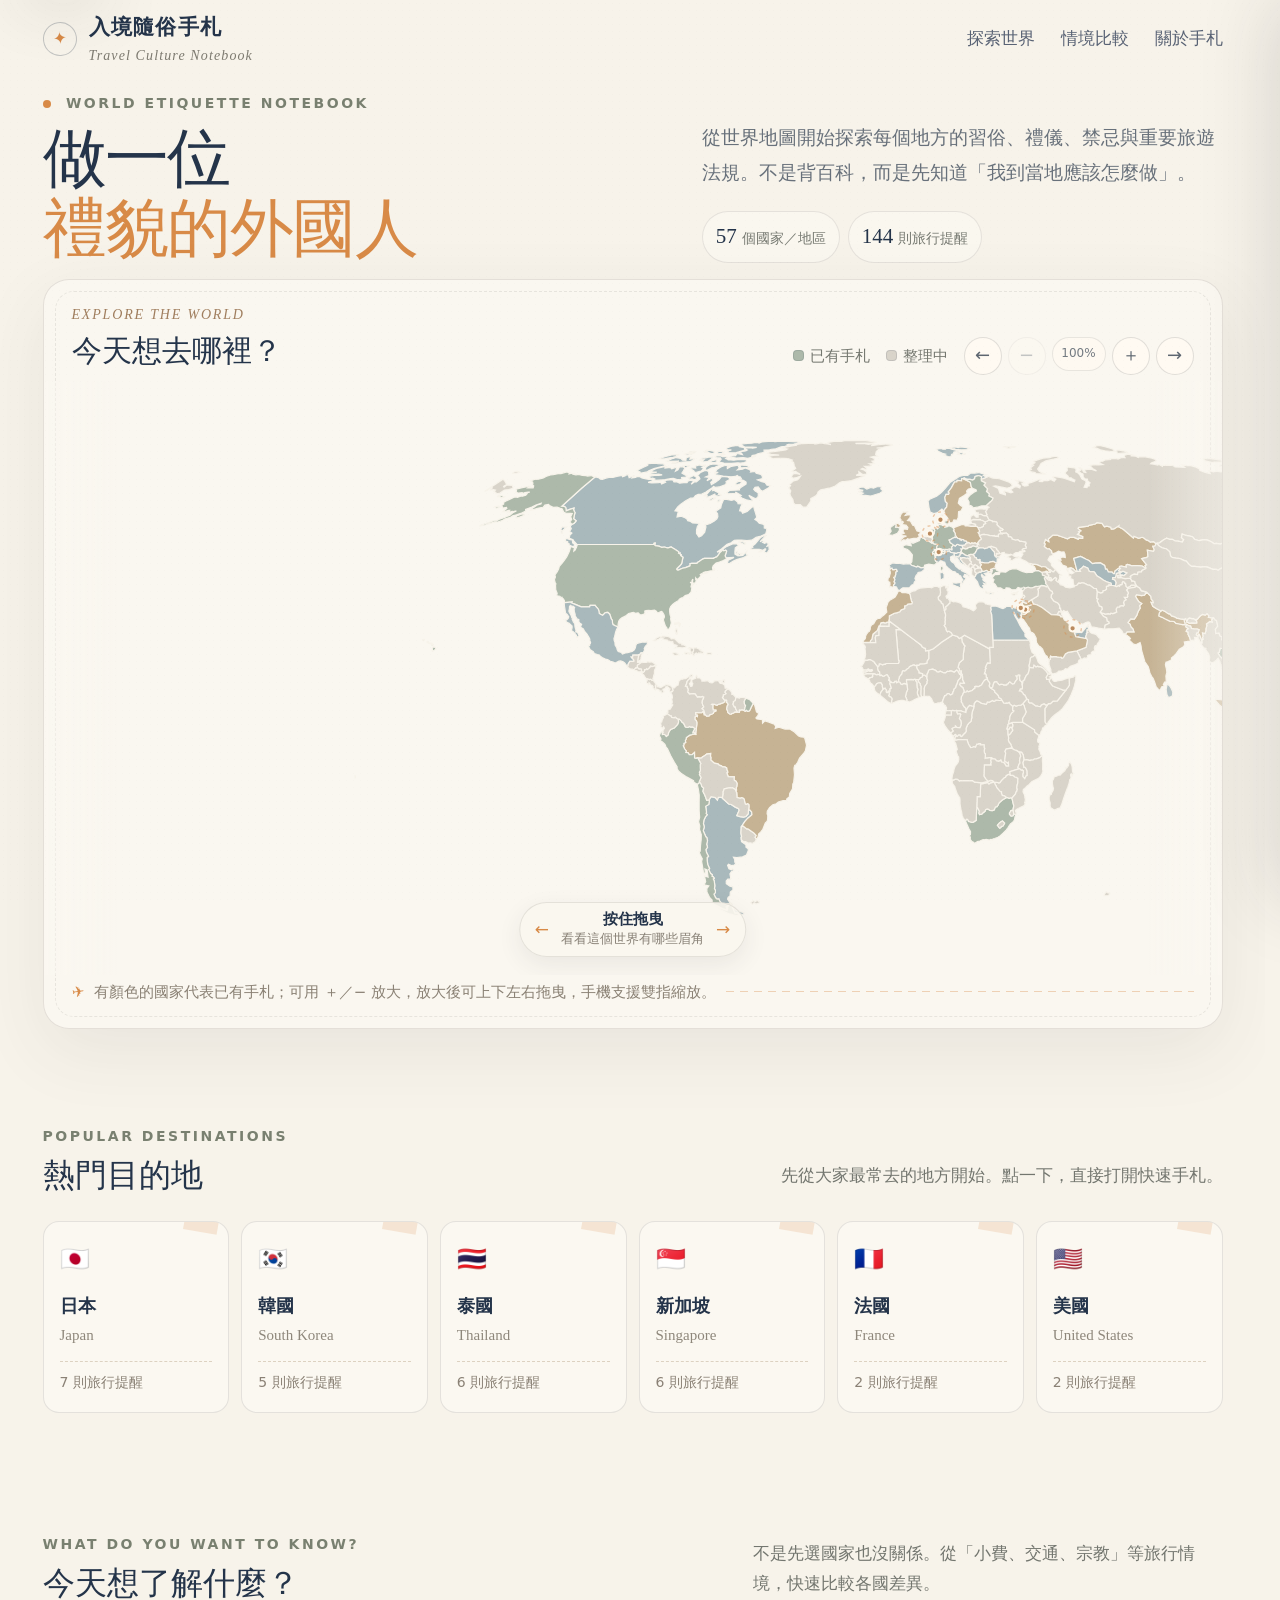
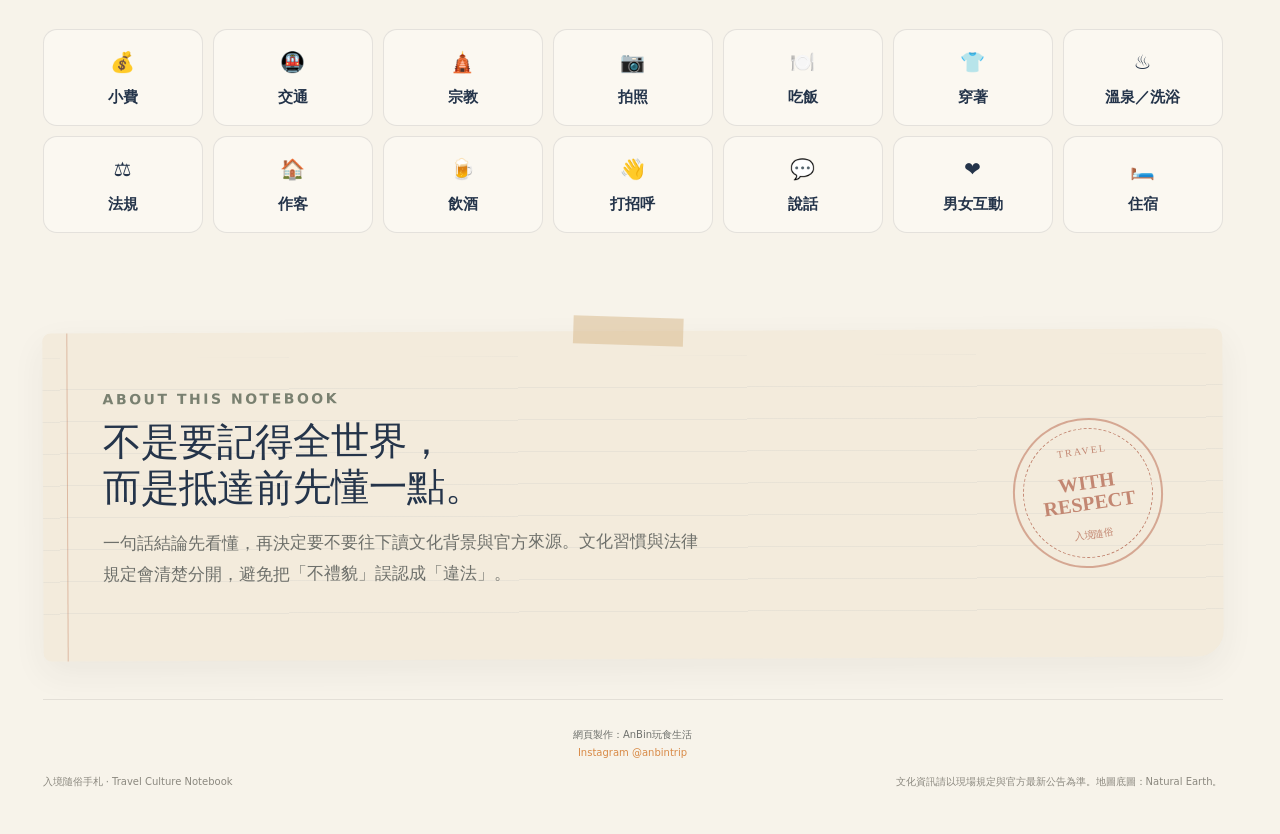
<file: index.html>
<!doctype html>
<html lang="zh-Hant">
<head>
  <meta charset="UTF-8" />
  <meta name="viewport" content="width=device-width, initial-scale=1.0" />
  <meta name="theme-color" content="#f7f3ea" />
  <meta name="color-scheme" content="light" />
  <meta name="robots" content="index,follow" />
  <meta name="application-name" content="入境隨俗手札" />
  <meta name="format-detection" content="telephone=no" />
  <title>入境隨俗手札｜世界旅行文化地圖</title>
  <meta name="description" content="從世界地圖快速探索各地習俗、禮儀、禁忌與重要旅遊法規，做一位禮貌的外國人。" />
  <meta property="og:type" content="website" />
  <meta property="og:locale" content="zh_TW" />
  <meta property="og:site_name" content="入境隨俗手札" />
  <meta property="og:title" content="入境隨俗手札｜世界旅行文化地圖" />
  <meta property="og:description" content="出國前 3 分鐘，搞懂當地習俗、禮儀、禁忌與重要旅遊法規。" />
  <meta property="og:image" content="./share-card.png" />
  <meta property="og:image:width" content="1200" />
  <meta property="og:image:height" content="630" />
  <meta name="twitter:card" content="summary_large_image" />
  <meta name="twitter:title" content="入境隨俗手札｜世界旅行文化地圖" />
  <meta name="twitter:description" content="出國前 3 分鐘，搞懂當地習俗、禮儀、禁忌與重要旅遊法規。" />
  <meta name="twitter:image" content="./share-card.png" />
  <link rel="icon" href="./favicon.svg" type="image/svg+xml" />
  <link rel="manifest" href="./manifest.webmanifest" />
  <link rel="stylesheet" href="./styles.css" />
</head>
<body>
  <a class="skip-link" href="#main-content">跳到主要內容</a>
  <div class="paper-grain" aria-hidden="true"></div>

  <header class="site-header shell">
    <a class="brand" href="#/" aria-label="入境隨俗手札首頁">
      <span class="brand-mark">✦</span>
      <span>
        <strong>入境隨俗手札</strong>
        <small>Travel Culture Notebook</small>
      </span>
    </a>
    <nav class="nav-links" aria-label="主要導覽">
      <a href="#explore">探索世界</a>
      <a href="#themes">情境比較</a>
      <a href="#about">關於手札</a>
    </nav>
  </header>

  <div id="main-content" class="skip-target" tabindex="-1"></div>
  <main id="home-view" tabindex="-1">
    <section class="hero shell" id="explore">
      <div class="hero-copy">
        <div class="hero-title-block">
          <p class="eyebrow"><span class="stamp-dot"></span> WORLD ETIQUETTE NOTEBOOK</p>
          <h1>做一位<br><em>禮貌的外國人</em></h1>
        </div>
        <div class="hero-side">
          <p class="hero-lede">從世界地圖開始探索每個地方的習俗、禮儀、禁忌與重要旅遊法規。不是背百科，而是先知道「我到當地應該怎麼做」。</p>
          <div class="hero-stats" aria-label="目前手札資料量">
            <span><strong id="stat-countries">—</strong> 個國家／地區</span>
            <span><strong id="stat-reminders">—</strong> 則旅行提醒</span>
          </div>
        </div>
      </div>

      <div class="map-card" id="map-card">
        <div class="map-toolbar">
          <div>
            <span class="map-kicker">EXPLORE THE WORLD</span>
            <strong>今天想去哪裡？</strong>
          </div>
          <div class="map-actions">
            <div class="legend" aria-label="地圖圖例">
              <span><i class="legend-swatch available"></i>已有手札</span>
              <span><i class="legend-swatch empty"></i>整理中</span>
            </div>
            <div class="map-nudges" aria-label="地圖移動與縮放">
              <button type="button" id="map-left" aria-label="向左查看世界地圖">←</button>
              <button type="button" id="map-zoom-out" aria-label="縮小世界地圖">−</button>
              <span class="map-zoom-label" id="map-zoom-label" aria-live="polite">100%</span>
              <button type="button" id="map-zoom-in" aria-label="放大世界地圖">＋</button>
              <button type="button" id="map-right" aria-label="向右查看世界地圖">→</button>
            </div>
          </div>
        </div>

        <div class="map-viewport" id="map-viewport" tabindex="0" aria-label="可拖曳與縮放的世界文化地圖" aria-describedby="map-instructions">
          <span id="map-instructions" class="sr-only">按住滑鼠或用手指拖曳地圖。放大後可上下左右移動；使用＋／−縮放，手機可用雙指張開放大、捏合縮小。鍵盤使用者可用方向鍵移動，按 Enter 開啟聚焦國家的快速手札。</span>
          <div class="map-track" id="map-track">
            <svg id="world-map" role="img" aria-label="世界地圖" viewBox="0 0 1200 610" preserveAspectRatio="xMidYMid meet">
              <defs>
                <filter id="country-shadow" x="-30%" y="-30%" width="160%" height="180%">
                  <feDropShadow dx="0" dy="6" stdDeviation="5" flood-color="#364052" flood-opacity="0.18"/>
                </filter>
              </defs>
              <g id="map-countries"></g>
              <g id="map-small-countries"></g>
            </svg>
          </div>

          <div class="map-loading" id="map-loading">
            <span class="spinner"></span>
            <p>正在攤開世界地圖⋯</p>
          </div>

          <div class="map-error" id="map-error" hidden>
            <strong>地圖暫時沒有載入</strong>
            <span>地圖資料載入失敗，請重新整理頁面。</span>
          </div>

          <div class="map-edge map-edge-left" aria-hidden="true"></div>
          <div class="map-edge map-edge-right" aria-hidden="true"></div>
          <div class="country-tooltip" id="country-tooltip" hidden></div>

          <div class="drag-hint" id="drag-hint">
            <span>←</span>
            <div>
              <strong>按住拖曳</strong>
              <small>看看這個世界有哪些眉角</small>
            </div>
            <span>→</span>
          </div>
        </div>

        <div class="map-footer-note">
          <span class="tiny-plane">✈</span>
          <span>有顏色的國家代表已有手札；可用 ＋／− 放大，放大後可上下左右拖曳，手機支援雙指縮放。</span>
          <span class="route-line" aria-hidden="true"></span>
        </div>
      </div>
    </section>

    <section class="section shell destinations-section">
      <div class="section-heading">
        <div>
          <p class="eyebrow">POPULAR DESTINATIONS</p>
          <h2>熱門目的地</h2>
        </div>
        <p>先從大家最常去的地方開始。點一下，直接打開快速手札。</p>
      </div>
      <div class="destination-strip" id="popular-destinations"></div>
    </section>

    <section class="section shell themes-section" id="themes">
      <div class="section-heading">
        <div>
          <p class="eyebrow">WHAT DO YOU WANT TO KNOW?</p>
          <h2>今天想了解什麼？</h2>
        </div>
        <p>不是先選國家也沒關係。從「小費、交通、宗教」等旅行情境，快速比較各國差異。</p>
      </div>
      <div class="theme-grid" id="theme-grid"></div>
      <div class="comparison-panel" id="comparison-panel" hidden></div>
    </section>

    <section class="section shell notebook-note" id="about">
      <div class="notebook-tape" aria-hidden="true"></div>
      <div class="notebook-copy">
        <p class="eyebrow">ABOUT THIS NOTEBOOK</p>
        <h2>不是要記得全世界，<br>而是抵達前先懂一點。</h2>
        <p>一句話結論先看懂，再決定要不要往下讀文化背景與官方來源。文化習慣與法律規定會清楚分開，避免把「不禮貌」誤認成「違法」。</p>
      </div>
      <div class="passport-stamp" aria-hidden="true">
        <span>TRAVEL</span>
        <strong>WITH<br>RESPECT</strong>
        <small>入境隨俗</small>
      </div>
    </section>
  </main>

  <section id="country-page" class="country-page" hidden aria-live="polite"></section>

  <aside class="drawer" id="country-drawer" role="dialog" aria-modal="true" aria-labelledby="drawer-title" aria-hidden="true">
    <button class="drawer-close" id="drawer-close" type="button" aria-label="關閉快速手札">×</button>
    <div id="drawer-content"></div>
  </aside>
  <button class="drawer-scrim" id="drawer-scrim" aria-label="關閉快速手札" hidden></button>

  <footer class="site-footer shell">
    <div class="site-footer-brand">
      <div>網頁製作：AnBin玩食生活</div>
      <div><a href="https://www.instagram.com/anbintrip/" target="_blank" rel="noopener noreferrer">Instagram @anbintrip</a></div>
    </div>
    <div class="site-footer-meta">
      <span>入境隨俗手札 · Travel Culture Notebook</span>
      <span>文化資訊請以現場規定與官方最新公告為準。地圖底圖：Natural Earth。</span>
    </div>
  </footer>

  <noscript><div class="noscript-note">這個網站需要啟用 JavaScript 才能使用互動世界地圖與國家手札。</div></noscript>

  <script src="./map-data.js"></script>
  <script src="./data.js"></script>
  <script src="./detail-data.js"></script>
  <script src="./app.js"></script>
</body>
</html>
</file>
<file: styles.css>
:root {
  --paper:#f7f3ea;
  --paper-2:#fbf8f1;
  --ink:#24344a;
  --muted:#6d746f;
  --orange:#d88a47;
  --orange-soft:#f0d3b3;
  --line:#dcd4c5;
  --map-empty:#d9d4ca;
  --map-blue:#a9b9bc;
  --map-green:#adb9aa;
  --map-sand:#c6b394;
  --green:#5f8d71;
  --yellow:#c79838;
  --red:#b35f56;
  --law:#73689b;
  --shadow:0 20px 60px rgba(45,48,50,.10);
}
*{box-sizing:border-box}
[hidden]{display:none!important}
html{scroll-behavior:smooth}
body{margin:0;background:var(--paper);color:var(--ink);font-family:"Noto Sans TC","PingFang TC","Microsoft JhengHei",system-ui,sans-serif;line-height:1.6;overflow-x:hidden}
button,a{font:inherit}.shell{width:min(1180px,calc(100% - 40px));margin-inline:auto}.paper-grain{position:fixed;inset:0;pointer-events:none;opacity:.25;z-index:999;background-image:radial-gradient(rgba(36,52,74,.05) .55px,transparent .55px);background-size:7px 7px;mix-blend-mode:multiply}
.site-header{height:78px;display:flex;align-items:center;justify-content:space-between;position:relative;z-index:20}.brand{display:flex;gap:12px;align-items:center;color:inherit;text-decoration:none}.brand-mark{width:34px;height:34px;border:1px solid rgba(36,52,74,.25);border-radius:50%;display:grid;place-items:center;color:var(--orange);transform:rotate(-8deg)}.brand strong{display:block;font-size:17px;letter-spacing:.06em}.brand small{display:block;font-family:Georgia,serif;font-style:italic;color:#7d7a70;font-size:11px;letter-spacing:.08em}.nav-links{display:flex;gap:26px}.nav-links a{color:#586274;text-decoration:none;font-size:13px}.nav-links a:hover{color:var(--orange)}
.hero{padding:24px 0 28px}.hero-copy{display:grid;grid-template-columns:1.05fr 1fr;gap:60px;align-items:end;margin-bottom:22px}.eyebrow{font-size:11px;font-weight:800;letter-spacing:.18em;color:#798070;margin:0 0 10px}.stamp-dot{display:inline-block;width:8px;height:8px;border-radius:50%;background:var(--orange);margin-right:8px}.hero h1{font-family:Georgia,"Noto Serif TC",serif;font-weight:500;font-size:clamp(38px,5vw,68px);line-height:1.08;letter-spacing:-.025em;margin:0}.hero h1 em{color:var(--orange);font-style:normal}.hero-lede{margin:0 0 5px;color:#68717b;font-size:15px;max-width:560px}.map-card{background:rgba(251,248,241,.78);border:1px solid rgba(93,91,82,.15);border-radius:26px;box-shadow:0 22px 70px rgba(62,63,62,.08);overflow:hidden;position:relative}.map-card:before{content:"";position:absolute;inset:11px;border:1px dashed rgba(88,84,76,.11);border-radius:19px;pointer-events:none}.map-toolbar{padding:24px 28px 6px;display:flex;justify-content:space-between;align-items:flex-end;position:relative;z-index:3}.map-toolbar strong{display:block;font-family:Georgia,"Noto Serif TC",serif;font-size:22px;font-weight:500}.map-kicker{font-family:Georgia,serif;font-style:italic;color:#a07e5e;font-size:10px;letter-spacing:.13em}.legend{display:flex;gap:16px;font-size:11px;color:#74776f}.legend span{display:flex;align-items:center;gap:6px}.legend-swatch{width:11px;height:11px;border-radius:4px;display:inline-block;border:1px solid rgba(36,52,74,.12)}.legend-swatch.available{background:var(--map-green)}.legend-swatch.empty{background:var(--map-empty)}
.map-viewport{height:clamp(470px,62vh,660px);overflow:hidden;position:relative;cursor:grab;touch-action:pan-y;user-select:none;outline:none}.map-viewport.is-dragging{cursor:grabbing}.map-track{position:absolute;width:148%;height:100%;left:0;top:0;will-change:transform;transform:translate3d(0,0,0)}#world-map{width:100%;height:100%;overflow:visible}.country-path{fill:var(--map-empty);stroke:#f7f3ea;stroke-width:1.2;vector-effect:non-scaling-stroke;transform-box:fill-box;transform-origin:center;transition:transform 210ms cubic-bezier(.2,.8,.2,1),filter 210ms ease,fill 210ms ease;cursor:pointer}.country-path.has-data.tone-0{fill:var(--map-blue)}.country-path.has-data.tone-1{fill:var(--map-green)}.country-path.has-data.tone-2{fill:var(--map-sand)}.country-path:hover,.country-path.is-hovered{transform:translateY(-6px) scale(1.045);filter:url(#country-shadow);fill:#cf9664}.small-country-dot{fill:#ba8a5f;stroke:#fff8ec;stroke-width:2;pointer-events:none}.small-country-hit{fill:transparent;stroke:transparent;cursor:pointer}.small-country-ring{fill:none;stroke:rgba(216,138,71,.45);stroke-width:1.4;stroke-dasharray:3 4;pointer-events:none}
.map-loading,.map-error{position:absolute;inset:0;display:grid;place-content:center;text-align:center;gap:10px;color:#8a8274;background:linear-gradient(180deg,rgba(251,248,241,.3),rgba(251,248,241,.75));z-index:2}.map-error strong{color:var(--ink)}.map-error span{font-size:12px}.spinner{width:26px;height:26px;border-radius:50%;border:2px solid rgba(216,138,71,.18);border-top-color:var(--orange);animation:spin 1s linear infinite;margin:auto}@keyframes spin{to{transform:rotate(360deg)}}.country-tooltip{position:absolute;z-index:8;min-width:210px;background:#fffaf1;border:1px solid rgba(59,63,67,.14);border-radius:15px;padding:14px 16px;box-shadow:0 14px 36px rgba(40,44,49,.15);pointer-events:none;transform:translate(12px,12px)}.tooltip-title{display:flex;align-items:center;gap:8px;margin-bottom:7px}.tooltip-title .flag{font-size:22px}.tooltip-title strong{display:block;font-size:14px}.tooltip-title small{display:block;color:#8a8174;font-family:Georgia,serif;font-size:11px}.tooltip-count{font-size:12px;color:#626a74;margin-bottom:7px}.level-row{display:flex;gap:9px;font-size:11px}.tooltip-cta{display:block;margin-top:8px;padding-top:8px;border-top:1px dashed #ddd3c3;color:var(--orange);font-size:11px;font-weight:700}.tooltip-empty{color:#948f86;font-size:12px}.drag-hint{position:absolute;left:50%;bottom:18px;transform:translateX(-50%);display:flex;align-items:center;gap:12px;background:rgba(250,247,239,.9);border:1px solid rgba(67,65,61,.12);border-radius:999px;padding:8px 15px;box-shadow:0 8px 24px rgba(55,56,58,.08);z-index:5;transition:opacity .45s ease,transform .45s ease}.drag-hint.is-hidden{opacity:0;transform:translate(-50%,8px);pointer-events:none}.drag-hint>span{color:var(--orange)}.drag-hint div{line-height:1.15;text-align:center}.drag-hint strong{font-size:11px;display:block}.drag-hint small{font-size:9px;color:#888176}.map-footer-note{padding:5px 28px 24px;display:flex;align-items:center;gap:10px;color:#8a8174;font-size:11px}.tiny-plane{color:var(--orange);transform:rotate(-8deg)}.route-line{height:1px;flex:1;background:repeating-linear-gradient(90deg,rgba(216,138,71,.35) 0 8px,transparent 8px 14px)}
.section{padding:68px 0}.section-heading{display:flex;justify-content:space-between;align-items:end;gap:40px;margin-bottom:26px}.section-heading h2,.notebook-copy h2{font-family:Georgia,"Noto Serif TC",serif;font-weight:500;font-size:clamp(28px,3vw,42px);line-height:1.18;margin:0}.section-heading>p{max-width:470px;color:#73766f;font-size:13px;margin:0 0 4px}.destination-strip{display:grid;grid-template-columns:repeat(6,1fr);gap:12px}.destination-card{background:#fbf8f1;border:1px solid rgba(60,63,66,.12);border-radius:16px;padding:18px 16px;text-align:left;cursor:pointer;color:inherit;transition:transform .18s ease,box-shadow .18s ease,border-color .18s ease;position:relative;overflow:hidden}.destination-card:hover{transform:translateY(-4px) rotate(-.4deg);box-shadow:0 12px 28px rgba(43,48,52,.09);border-color:rgba(216,138,71,.45)}.destination-card .flag{font-size:24px;display:block;margin-bottom:14px}.destination-card strong{display:block;font-size:14px}.destination-card small{color:#8e877b;font-family:Georgia,serif}.destination-card .count{margin-top:13px;padding-top:9px;border-top:1px dashed #ddd2c1;font-size:10px;color:#8a8175}.destination-card:after{content:"";width:34px;height:14px;position:absolute;right:10px;top:-4px;background:rgba(216,138,71,.18);transform:rotate(10deg)}
.themes-section{padding-top:52px}.theme-grid{display:grid;grid-template-columns:repeat(7,1fr);gap:10px}.theme-chip{border:1px solid rgba(56,61,65,.12);background:#fbf8f1;border-radius:14px;padding:16px 10px;cursor:pointer;color:var(--ink);display:grid;gap:7px;place-items:center;transition:.18s ease}.theme-chip:hover,.theme-chip.is-active{border-color:rgba(216,138,71,.5);background:#fffaf1;transform:translateY(-2px)}.theme-chip span{font-size:20px}.theme-chip strong{font-size:11px}.comparison-panel{margin-top:18px;background:#fdf9f0;border:1px solid rgba(63,64,63,.12);border-radius:18px;padding:22px}.comparison-head{display:flex;justify-content:space-between;align-items:center;margin-bottom:14px}.comparison-head h3{margin:0;font-family:Georgia,"Noto Serif TC",serif;font-weight:500}.comparison-list{display:grid;grid-template-columns:repeat(3,1fr);gap:10px}.comparison-item{padding:14px;background:#fffdf8;border-radius:12px;border-left:3px solid var(--orange)}.comparison-item strong{font-size:12px;display:block;margin-bottom:5px}.comparison-item p{font-size:11px;color:#6d706b;margin:0}
.notebook-note{margin-top:30px;margin-bottom:40px;padding:55px 60px;background:#f3ebdc;border-radius:8px 8px 26px 8px;position:relative;display:flex;justify-content:space-between;align-items:center;gap:40px;box-shadow:0 12px 34px rgba(49,48,43,.06);transform:rotate(-.25deg)}.notebook-note:before{content:"";position:absolute;left:24px;top:0;bottom:0;width:1px;background:#ddb9a2}.notebook-note:after{content:"";position:absolute;left:0;right:0;top:25px;bottom:25px;background:repeating-linear-gradient(180deg,transparent 0 31px,rgba(105,123,144,.08) 31px 32px);pointer-events:none}.notebook-copy{position:relative;z-index:2;max-width:680px}.notebook-copy p:last-child{color:#6e706b;font-size:13px;max-width:600px}.notebook-tape{position:absolute;top:-14px;left:45%;width:110px;height:28px;background:rgba(215,184,137,.5);transform:rotate(2deg);z-index:3}.passport-stamp{position:relative;z-index:2;width:150px;height:150px;border:2px solid rgba(183,101,75,.5);border-radius:50%;display:grid;place-items:center;text-align:center;color:rgba(169,81,57,.65);transform:rotate(-8deg);font-family:Georgia,serif}.passport-stamp:before{content:"";position:absolute;inset:8px;border:1px dashed currentColor;border-radius:50%}.passport-stamp span{font-size:10px;letter-spacing:.2em;margin-top:16px}.passport-stamp strong{font-size:20px;line-height:1.05}.passport-stamp small{font-size:10px;margin-bottom:16px}.site-footer{padding:26px 0 44px;border-top:1px solid rgba(63,65,64,.11);display:flex;flex-direction:column;align-items:center;gap:12px;text-align:center;color:#8b887f;font-size:10px}.site-footer-brand{line-height:1.8;color:#6f716d}.site-footer-brand a{color:var(--orange);text-decoration:none}.site-footer-brand a:hover{text-decoration:underline}.site-footer-meta{display:flex;justify-content:space-between;gap:24px;width:100%}
.drawer{position:fixed;z-index:60;right:0;top:0;width:min(440px,92vw);height:100dvh;background:#fbf7ee;border-left:1px solid rgba(61,61,57,.14);box-shadow:-24px 0 70px rgba(40,43,46,.15);transform:translateX(104%);transition:transform .38s cubic-bezier(.2,.8,.2,1);overflow:auto}.drawer.is-open{transform:none}.drawer-close{position:absolute;right:20px;top:18px;width:34px;height:34px;border-radius:50%;border:1px solid rgba(45,49,53,.14);background:transparent;color:var(--ink);font-size:24px;line-height:1;cursor:pointer;z-index:2}.drawer-scrim{position:fixed;z-index:50;inset:0;border:0;background:rgba(35,45,56,.18);backdrop-filter:blur(2px)}.drawer-inner{padding:54px 30px 34px}.drawer-stamp{font-family:Georgia,serif;font-style:italic;font-size:10px;letter-spacing:.15em;color:#ae7652;margin-bottom:18px}.drawer-country{display:flex;gap:14px;align-items:center;padding-bottom:20px;border-bottom:1px dashed #d8cebd}.drawer-country .flag{font-size:38px}.drawer-country h2{margin:0;font-family:Georgia,"Noto Serif TC",serif;font-size:28px;font-weight:500}.drawer-country small{color:#92897c;font-family:Georgia,serif}.drawer-intro{margin:22px 0 13px}.drawer-intro strong{font-family:Georgia,"Noto Serif TC",serif;font-weight:500;font-size:18px}.quick-list{display:grid;gap:8px}.quick-item{display:grid;grid-template-columns:32px 1fr;gap:10px;padding:12px;background:#fffaf2;border:1px solid rgba(58,61,63,.09);border-radius:12px}.quick-item.is-law{background:#f7f3fb;border-color:rgba(115,104,155,.18)}.quick-icon{font-size:18px}.quick-item small{display:block;color:#8d8578;font-size:9px;margin-bottom:2px}.quick-item p{font-size:11px;margin:0;color:#4f5966}.drawer-empty{padding:18px;border:1px dashed #d8cebd;border-radius:12px;color:#7c7d76;font-size:12px}.drawer-actions{display:grid;gap:9px;margin-top:18px}.primary-btn,.secondary-btn{border-radius:11px;padding:12px 15px;cursor:pointer;font-size:12px}.primary-btn{background:var(--ink);color:white;border:1px solid var(--ink)}.secondary-btn{background:transparent;color:var(--ink);border:1px solid rgba(36,52,74,.22)}
.country-page{min-height:calc(100vh - 78px);padding:36px 0 80px}.country-page-inner{width:min(940px,calc(100% - 40px));margin:auto}.back-link{border:0;background:none;color:#6d7681;padding:0;cursor:pointer;font-size:12px}.country-cover{margin-top:28px;padding:36px 38px;background:#fbf8f1;border:1px solid rgba(65,65,61,.13);border-radius:24px;display:flex;justify-content:space-between;align-items:end;gap:30px;box-shadow:var(--shadow);position:relative;overflow:hidden}.country-cover:after{content:"";position:absolute;width:180px;height:70px;background:rgba(216,138,71,.14);right:-35px;top:-20px;transform:rotate(11deg)}.country-cover .flag{font-size:54px}.country-cover h1{font-family:Georgia,"Noto Serif TC",serif;font-size:42px;font-weight:500;line-height:1;margin:12px 0 5px}.country-cover .english{font-family:Georgia,serif;color:#948b7e}.country-cover .count-badge{font-size:11px;color:#746e65}.country-main{display:grid;grid-template-columns:230px 1fr;gap:28px;margin-top:28px}.country-sidebar{position:sticky;top:24px;align-self:start}.country-sidebar h3{font-size:12px;margin-top:0}.category-nav{display:grid;gap:6px}.category-nav button{text-align:left;border:0;background:transparent;padding:7px 9px;border-radius:7px;font-size:11px;color:#626b76;cursor:pointer}.category-nav button:hover{background:#ece4d7}.country-content h2{font-family:Georgia,"Noto Serif TC",serif;font-weight:500;font-size:24px}.reminder-stack{display:grid;gap:12px}.reminder-card{background:#fbf8f1;border:1px solid rgba(55,59,62,.11);border-radius:15px;padding:17px 18px;border-left-width:4px}.reminder-card.level-green{border-left-color:var(--green)}.reminder-card.level-yellow{border-left-color:var(--yellow)}.reminder-card.level-red{border-left-color:var(--red)}.reminder-card.level-law{border-left-color:var(--law);background:#f8f5fb}.reminder-top{display:flex;justify-content:space-between;gap:15px;font-size:10px;color:#858178}.reminder-card h3{font-size:14px;line-height:1.5;margin:8px 0 7px}.reminder-advice{font-size:11px;color:#68707b;margin:0;padding-top:8px;border-top:1px dashed #ddd3c3}.country-placeholder{padding:28px;border:1px dashed #cec4b3;border-radius:14px;color:#777970;background:#fbf8f1}.country-placeholder strong{display:block;color:var(--ink);margin-bottom:5px}
@media(max-width:900px){.nav-links{display:none}.hero-copy{grid-template-columns:1fr;gap:16px}.hero h1 br{display:none}.map-toolbar{align-items:flex-start}.legend{display:none}.map-track{width:185%}.destination-strip{grid-template-columns:repeat(3,1fr)}.theme-grid{grid-template-columns:repeat(4,1fr)}.notebook-note{padding:42px 34px}.passport-stamp{width:120px;height:120px}.country-main{grid-template-columns:1fr}.country-sidebar{position:static}.category-nav{display:flex;overflow:auto}.comparison-list{grid-template-columns:1fr 1fr}}
@media(max-width:600px){.shell{width:min(100% - 24px,1180px)}.site-header{height:66px}.brand small{display:none}.hero{padding-top:10px}.hero-copy{margin-bottom:16px}.hero h1{font-size:39px}.hero-lede{font-size:13px}.map-card{border-radius:18px}.map-toolbar{padding:18px 18px 0}.map-viewport{height:450px}.map-track{width:245%;left:-10%}.map-footer-note{padding:0 18px 18px}.drag-hint{bottom:12px;padding:7px 12px}.country-tooltip{min-width:188px;max-width:220px}.section{padding:48px 0}.section-heading{display:block}.section-heading>p{margin-top:10px}.destination-strip{grid-template-columns:repeat(2,1fr)}.theme-grid{grid-template-columns:repeat(3,1fr)}.comparison-list{grid-template-columns:1fr}.notebook-note{display:block;margin-inline:12px;padding:42px 28px}.passport-stamp{margin:28px 0 0 auto}.site-footer{display:flex;line-height:1.9}.site-footer-meta{display:block;width:100%}.country-page-inner{width:calc(100% - 24px)}.country-cover{padding:26px 22px;display:block}.country-cover .count-badge{margin-top:18px;display:block}.country-content h2{font-size:21px}}

/* V2 content layer */
.snapshot-pill{display:inline-flex;align-items:center;width:max-content;margin-top:8px;padding:4px 9px;border:1px solid rgba(132,127,118,.18);border-radius:999px;background:#eee9df;color:#8a847a;font-size:9px;font-weight:700;letter-spacing:.03em}.snapshot-pill.is-ready{background:#edf3ea;border-color:rgba(95,141,113,.24);color:#587863}.drawer-intro{display:flex;align-items:center;justify-content:space-between;gap:12px}.drawer-intro .snapshot-pill{margin-top:0;flex:0 0 auto}.country-cover-meta{display:grid;justify-items:end;gap:4px;position:relative;z-index:2}.content-order-note{margin:-6px 0 18px;color:#7b7c77;font-size:11px}.sidebar-note{margin:15px 8px 0;padding-top:12px;border-top:1px dashed #d9d0c2;color:#89847b;font-size:10px;line-height:1.7}.reminder-card.is-law-card{box-shadow:inset 0 0 0 1px rgba(115,104,155,.06)}.reminder-detail{margin-top:12px;border-top:1px dashed #d8cfbf;padding-top:10px}.reminder-detail summary{cursor:pointer;color:#6f6a81;font-size:10px;font-weight:700;list-style:none}.reminder-detail summary::-webkit-details-marker{display:none}.reminder-detail summary:before{content:"＋";display:inline-block;width:18px;color:var(--orange)}.reminder-detail[open] summary:before{content:"−"}.reminder-detail p{margin:10px 0 0;color:#626a72;font-size:11px;line-height:1.8}.source-row{display:flex;justify-content:space-between;gap:16px;align-items:flex-end;margin-top:12px;padding-top:10px;border-top:1px solid rgba(74,72,68,.08);font-size:9px}.source-row a{color:#6d628d;text-decoration:none;max-width:76%}.source-row a:hover{text-decoration:underline}.source-row span{color:#9a9388;white-space:nowrap}.comparison-button{width:100%;text-align:left;cursor:pointer;color:inherit;font:inherit}.comparison-button:hover{transform:translateY(-2px);box-shadow:0 9px 22px rgba(45,48,50,.07)}

@media(max-width:600px){.drawer-intro{display:block}.drawer-intro .snapshot-pill{margin-top:8px}.country-cover-meta{justify-items:start;margin-top:18px}.source-row{display:grid;gap:5px}.source-row a{max-width:none}}

/* V4 product polish */
.hero{padding-top:14px}.hero-copy{margin-bottom:16px;grid-template-columns:1.08fr .92fr;gap:48px}.hero-side{display:grid;gap:16px;align-self:end}.hero-stats{display:flex;flex-wrap:wrap;gap:8px}.hero-stats span{display:inline-flex;align-items:baseline;gap:5px;padding:7px 11px;border:1px solid rgba(80,79,73,.12);border-radius:999px;background:rgba(251,248,241,.72);color:#777a72;font-size:10px}.hero-stats strong{font-family:Georgia,serif;color:var(--ink);font-size:15px;font-weight:500}.map-card{min-height:0}.map-toolbar{padding-top:20px}.map-actions{display:flex;align-items:center;gap:16px}.map-nudges{display:flex;gap:6px}.map-nudges button{width:34px;height:34px;border-radius:50%;border:1px solid rgba(45,51,58,.14);background:#fffaf2;color:#5d6670;cursor:pointer;display:grid;place-items:center;transition:transform .18s ease,background .18s ease,border-color .18s ease}.map-nudges button:hover{transform:translateY(-1px);background:#fff7ea;border-color:rgba(216,138,71,.36);color:var(--orange)}.map-nudges button:active{transform:translateY(0)}.map-viewport{height:clamp(520px,66vh,710px)}.map-edge{position:absolute;top:0;bottom:0;width:74px;z-index:4;pointer-events:none;opacity:.62}.map-edge-left{left:0;background:linear-gradient(90deg,rgba(251,248,241,.86),rgba(251,248,241,0))}.map-edge-right{right:0;background:linear-gradient(270deg,rgba(251,248,241,.86),rgba(251,248,241,0))}.map-footer-note{position:relative;z-index:5}.country-path:focus-visible,.small-country-hit:focus-visible{outline:none;filter:url(#country-shadow)}
.drawer-summary-line{display:flex;justify-content:space-between;align-items:center;gap:12px;padding:10px 0 2px;color:#817b72;font-size:9px}.drawer-summary-line span:last-child{text-align:right}.drawer-open{overflow:hidden}
.comparison-panel{padding:26px}.comparison-head{align-items:flex-end}.comparison-head h3{margin:0;font-family:Georgia,"Noto Serif TC",serif;font-size:22px;font-weight:500}.comparison-head .eyebrow{margin-bottom:6px}.comparison-list{grid-template-columns:repeat(3,minmax(0,1fr));gap:12px}.comparison-item{position:relative;border:1px solid rgba(62,65,68,.10);border-left:3px solid var(--orange);padding:16px 15px;background:#fffdf8;border-radius:13px;transition:transform .18s ease,box-shadow .18s ease}.comparison-country{display:flex;justify-content:space-between;align-items:center;gap:10px}.comparison-country strong{font-size:12px}.comparison-country small{font-size:8px;color:#999186}.comparison-level{display:inline-block;margin-top:8px;font-size:9px;color:#7c776f}.comparison-item p{margin:7px 0 10px;font-size:11px;color:#59636e;line-height:1.65}.comparison-more{font-size:9px;color:var(--orange);font-weight:700}
.country-page{padding-top:26px}.country-cover{padding:32px 36px}.updated-badge{font-size:9px;color:#938c81}.country-content{min-width:0}.country-essentials{scroll-margin-top:20px}.essential-grid{display:grid;grid-template-columns:repeat(2,minmax(0,1fr));gap:11px;margin:18px 0 38px}.essential-card{position:relative;display:grid;align-content:start;gap:7px;min-height:178px;text-align:left;border:1px solid rgba(55,59,62,.10);border-top:3px solid var(--line);border-radius:15px;background:#fffaf2;padding:17px 16px 15px;color:var(--ink);cursor:pointer;transition:transform .18s ease,box-shadow .18s ease,border-color .18s ease}.essential-card:hover{transform:translateY(-3px);box-shadow:0 14px 30px rgba(48,50,51,.08)}.essential-card.level-green{border-top-color:var(--green)}.essential-card.level-yellow{border-top-color:var(--yellow)}.essential-card.level-red{border-top-color:var(--red)}.essential-card.level-law{border-top-color:var(--law);background:#faf7fc}.essential-number{position:absolute;right:14px;top:10px;font-family:Georgia,serif;font-size:28px;color:rgba(36,52,74,.08)}.essential-meta{font-size:9px;color:#888176;padding-right:35px}.essential-card strong{font-size:13px;line-height:1.55;padding-right:14px}.essential-card small{font-size:10px;line-height:1.65;color:#6e7680}.essential-card em{font-style:normal;color:var(--orange);font-size:9px;font-weight:700;margin-top:auto}.full-handbook{padding-top:10px}.handbook-heading{display:flex;justify-content:space-between;align-items:end;gap:20px;padding:28px 0 16px;border-top:1px solid rgba(65,65,61,.10)}.handbook-heading h2{margin:0}.handbook-heading span{font-size:9px;color:#999186}.category-section{scroll-margin-top:20px;padding:18px 0 28px;border-top:1px dashed #d9cfbf}.category-section:first-of-type{border-top:0}.category-section-head{display:flex;justify-content:space-between;align-items:center;margin-bottom:10px}.category-section-head>div{display:flex;align-items:center;gap:8px}.category-section-head h3{margin:0;font-family:Georgia,"Noto Serif TC",serif;font-size:18px;font-weight:500}.category-section-head small{font-size:9px;color:#9a9388}.reminder-card{scroll-margin-top:26px}.category-nav button:first-child{color:var(--orange);font-weight:700}

button:focus-visible,a:focus-visible,.map-viewport:focus-visible{outline:2px solid rgba(216,138,71,.72);outline-offset:3px}

@media(max-width:900px){.hero-copy{grid-template-columns:1fr;gap:12px}.hero-side{gap:12px}.map-actions{margin-left:auto}.map-viewport{height:540px}.comparison-list{grid-template-columns:repeat(2,minmax(0,1fr))}.essential-grid{grid-template-columns:repeat(2,minmax(0,1fr))}}

@media(max-width:600px){.hero-copy{gap:10px}.hero-stats{gap:6px}.hero-stats span{padding:5px 9px}.map-toolbar{align-items:center}.map-actions{gap:6px}.map-nudges button{width:32px;height:32px}.map-viewport{height:500px}.map-edge{width:36px;opacity:.45}.map-track{width:250%;left:-12%}.drawer{top:auto;bottom:0;right:0;width:100%;height:min(82dvh,720px);border-left:0;border-top:1px solid rgba(61,61,57,.14);border-radius:24px 24px 0 0;transform:translateY(105%);box-shadow:0 -24px 70px rgba(40,43,46,.18)}.drawer.is-open{transform:translateY(0)}.drawer:before{content:"";position:absolute;top:10px;left:50%;width:42px;height:4px;border-radius:999px;background:#d7cfc2;transform:translateX(-50%)}.drawer-close{top:20px}.drawer-inner{padding:52px 20px 26px}.drawer-summary-line{display:grid;gap:3px}.drawer-summary-line span:last-child{text-align:left}.comparison-panel{padding:18px}.comparison-head{display:block}.comparison-head>span{display:block;margin-top:7px}.comparison-list{grid-template-columns:1fr}.essential-grid{grid-template-columns:1fr}.essential-card{min-height:150px}.handbook-heading{display:block}.handbook-heading>span{display:block;margin-top:5px}.country-cover{padding:25px 21px}.country-main{gap:18px}.category-nav{padding-bottom:4px}.category-nav button{white-space:nowrap;flex:0 0 auto}.category-section{padding-top:14px}.reminder-top{display:grid;gap:3px}.map-footer-note .route-line{display:none}}

@media(prefers-reduced-motion:reduce){html{scroll-behavior:auto}.country-path,.destination-card,.theme-chip,.drawer,.drag-hint,.comparison-item,.essential-card,.map-nudges button{transition:none!important}.spinner{animation:none}}


/* Final release: accessibility, deployment polish */
html{scrollbar-gutter:stable}
.skip-link{position:fixed;left:14px;top:12px;z-index:1000;transform:translateY(-160%);padding:9px 13px;border-radius:10px;background:var(--ink);color:#fff;text-decoration:none;font-size:12px;box-shadow:var(--shadow);transition:transform .16s ease}.skip-link:focus{transform:translateY(0)}
.sr-only{position:absolute!important;width:1px!important;height:1px!important;padding:0!important;margin:-1px!important;overflow:hidden!important;clip:rect(0,0,0,0)!important;white-space:nowrap!important;border:0!important}
body.drawer-open{padding-right:var(--scrollbar-compensation,0)}
.country-path[role=button]:focus-visible,.small-country-hit[role=button]:focus-visible{filter:url(#country-shadow)}
.noscript-note{position:fixed;left:50%;bottom:18px;z-index:1200;transform:translateX(-50%);width:min(680px,calc(100% - 32px));padding:12px 16px;border:1px solid rgba(179,95,86,.25);border-radius:12px;background:#fff8ef;color:#704f49;text-align:center;font-size:12px;box-shadow:var(--shadow)}
@media(max-width:600px){body.drawer-open{padding-right:0}.site-header{height:68px}.brand strong{font-size:15px}.brand small{font-size:10px}.hero{padding-top:8px}.hero h1{font-size:clamp(34px,11vw,48px)}.hero-lede{font-size:13px}.map-toolbar strong{font-size:19px}.map-viewport{height:min(500px,64dvh)}}

.skip-target{scroll-margin-top:10px;outline:none}

.hero-title-block{align-self:end}

/* Release revision: interactive tooltip, map zoom, desktop readability */
.map-track{transform-origin:left top}
.country-tooltip{pointer-events:auto}
.tooltip-cta{width:100%;border:0;border-top:1px dashed #ddd3c3;background:transparent;text-align:left;cursor:pointer;font-family:inherit}
.tooltip-cta:hover{color:#b96f30}
.map-zoom-label{min-width:48px;height:34px;display:grid;place-items:center;padding:0 6px;border:1px solid rgba(45,51,58,.10);border-radius:999px;background:rgba(255,250,242,.72);color:#747b82;font-size:10px;font-variant-numeric:tabular-nums}
.map-nudges button:disabled{opacity:.35;cursor:not-allowed;transform:none!important}

@media(min-width:901px){
  .brand strong{font-size:19px}.brand small{font-size:12px}.nav-links a{font-size:15px}
  .eyebrow{font-size:12px}.hero-lede{font-size:17px;line-height:1.8}.hero-stats span{font-size:12px}.hero-stats strong{font-size:18px}
  .map-kicker{font-size:12px}.map-toolbar strong{font-size:26px}.legend{font-size:13px}.map-footer-note{font-size:13px}
  .drag-hint strong{font-size:13px}.drag-hint small{font-size:11px}
  .country-tooltip{min-width:244px;padding:16px 18px}.tooltip-title .flag{font-size:25px}.tooltip-title strong{font-size:16px}.tooltip-title small{font-size:13px}.tooltip-count{font-size:14px}.level-row{font-size:13px}.tooltip-cta{font-size:13px}.tooltip-empty{font-size:14px}
  .section-heading>p{font-size:15px}.destination-card strong{font-size:16px}.destination-card small{font-size:13px}.destination-card .count{font-size:12px}
  .theme-chip strong{font-size:13px}.comparison-country strong{font-size:14px}.comparison-country small{font-size:10px}.comparison-level{font-size:11px}.comparison-item p{font-size:13px}.comparison-more{font-size:11px}
  .notebook-copy p:last-child{font-size:15px}
  .drawer-stamp{font-size:12px}.drawer-country h2{font-size:32px}.drawer-country small{font-size:14px}.drawer-summary-line{font-size:11px}.drawer-intro strong{font-size:21px}.snapshot-pill{font-size:11px}.quick-item small{font-size:11px}.quick-item p{font-size:14px;line-height:1.65}.primary-btn,.secondary-btn{font-size:14px}
  .back-link{font-size:14px}.country-cover .count-badge{font-size:13px}.updated-badge{font-size:11px}.country-sidebar h3{font-size:14px}.category-nav button{font-size:13px}.sidebar-note{font-size:12px}.country-content h2{font-size:28px}.content-order-note{font-size:13px}
  .essential-meta{font-size:11px}.essential-card strong{font-size:15px}.essential-card small{font-size:13px}.essential-card em{font-size:11px}.handbook-heading span{font-size:11px}.category-section-head h3{font-size:21px}.category-section-head small{font-size:11px}
  .reminder-top{font-size:12px}.reminder-card h3{font-size:16px}.reminder-advice{font-size:14px;line-height:1.7}.reminder-detail summary{font-size:12px}.reminder-detail p{font-size:13px}.source-row{font-size:11px}
}

@media(max-width:600px){
  .map-zoom-label{height:32px;min-width:42px;font-size:9px}
}


/* Final V3: 2D map panning + stronger desktop readability */
.map-viewport.is-zoomed{touch-action:none}
.country-tooltip{z-index:12}
.tooltip-cta{min-height:42px;padding:11px 0 2px}

@media(min-width:901px){
  body{font-size:17px}
  .brand strong{font-size:21px}.brand small{font-size:14px}.nav-links a{font-size:17px}
  .eyebrow{font-size:14px}.hero-lede{font-size:19px;line-height:1.85}.hero-stats span{font-size:14px;padding:8px 13px}.hero-stats strong{font-size:21px}
  .map-kicker{font-size:14px}.map-toolbar strong{font-size:30px}.legend{font-size:15px}.map-zoom-label{font-size:12px;min-width:54px}.map-nudges button{width:38px;height:38px;font-size:18px}.map-footer-note{font-size:15px;line-height:1.6}
  .drag-hint strong{font-size:15px}.drag-hint small{font-size:13px}
  .country-tooltip{min-width:270px;padding:18px 20px}.tooltip-title .flag{font-size:28px}.tooltip-title strong{font-size:19px}.tooltip-title small{font-size:15px}.tooltip-count{font-size:16px}.level-row{font-size:15px}.tooltip-cta{font-size:15px}.tooltip-empty{font-size:16px}
  .section-heading h2{font-size:32px}.section-heading>p{font-size:17px;line-height:1.75}.destination-card strong{font-size:18px}.destination-card small{font-size:15px}.destination-card .count{font-size:14px}
  .theme-chip strong{font-size:15px}.comparison-head h3{font-size:26px}.comparison-head>span{font-size:14px}.comparison-country strong{font-size:16px}.comparison-country small{font-size:13px}.comparison-level{font-size:13px}.comparison-item p{font-size:15px;line-height:1.75}.comparison-more{font-size:13px}
  .notebook-copy p:last-child{font-size:17px;line-height:1.8}
  .drawer-stamp{font-size:13px}.drawer-country h2{font-size:36px}.drawer-country small{font-size:16px}.drawer-summary-line{font-size:13px}.drawer-intro strong{font-size:23px}.snapshot-pill{font-size:12px}.quick-item small{font-size:13px}.quick-item p{font-size:16px;line-height:1.72}.primary-btn,.secondary-btn{font-size:16px}
  .back-link{font-size:16px}.country-cover .count-badge{font-size:15px}.updated-badge{font-size:13px}.country-sidebar h3{font-size:16px}.category-nav button{font-size:15px}.sidebar-note{font-size:14px;line-height:1.7}.country-content h2{font-size:31px}.content-order-note{font-size:15px}
  .essential-meta{font-size:13px}.essential-card strong{font-size:17px}.essential-card small{font-size:15px}.essential-card em{font-size:13px}.handbook-heading span{font-size:13px}.category-section-head h3{font-size:24px}.category-section-head small{font-size:13px}
  .reminder-top{font-size:14px}.reminder-card h3{font-size:18px}.reminder-advice{font-size:16px;line-height:1.78}.reminder-detail summary{font-size:14px}.reminder-detail p{font-size:15px;line-height:1.75}.source-row{font-size:13px}
}

/* Make the desktop hover CTA clearly actionable. */
.tooltip-cta{
  margin-top:12px;
  padding:10px 12px;
  border:1px solid rgba(216,138,71,.28);
  border-radius:10px;
  background:#fff3e4;
  color:#b96f30;
  text-align:center;
  font-weight:800;
}
.tooltip-cta:hover{background:#ffe9cf;border-color:rgba(216,138,71,.5);color:#9f5d25}
</file>
